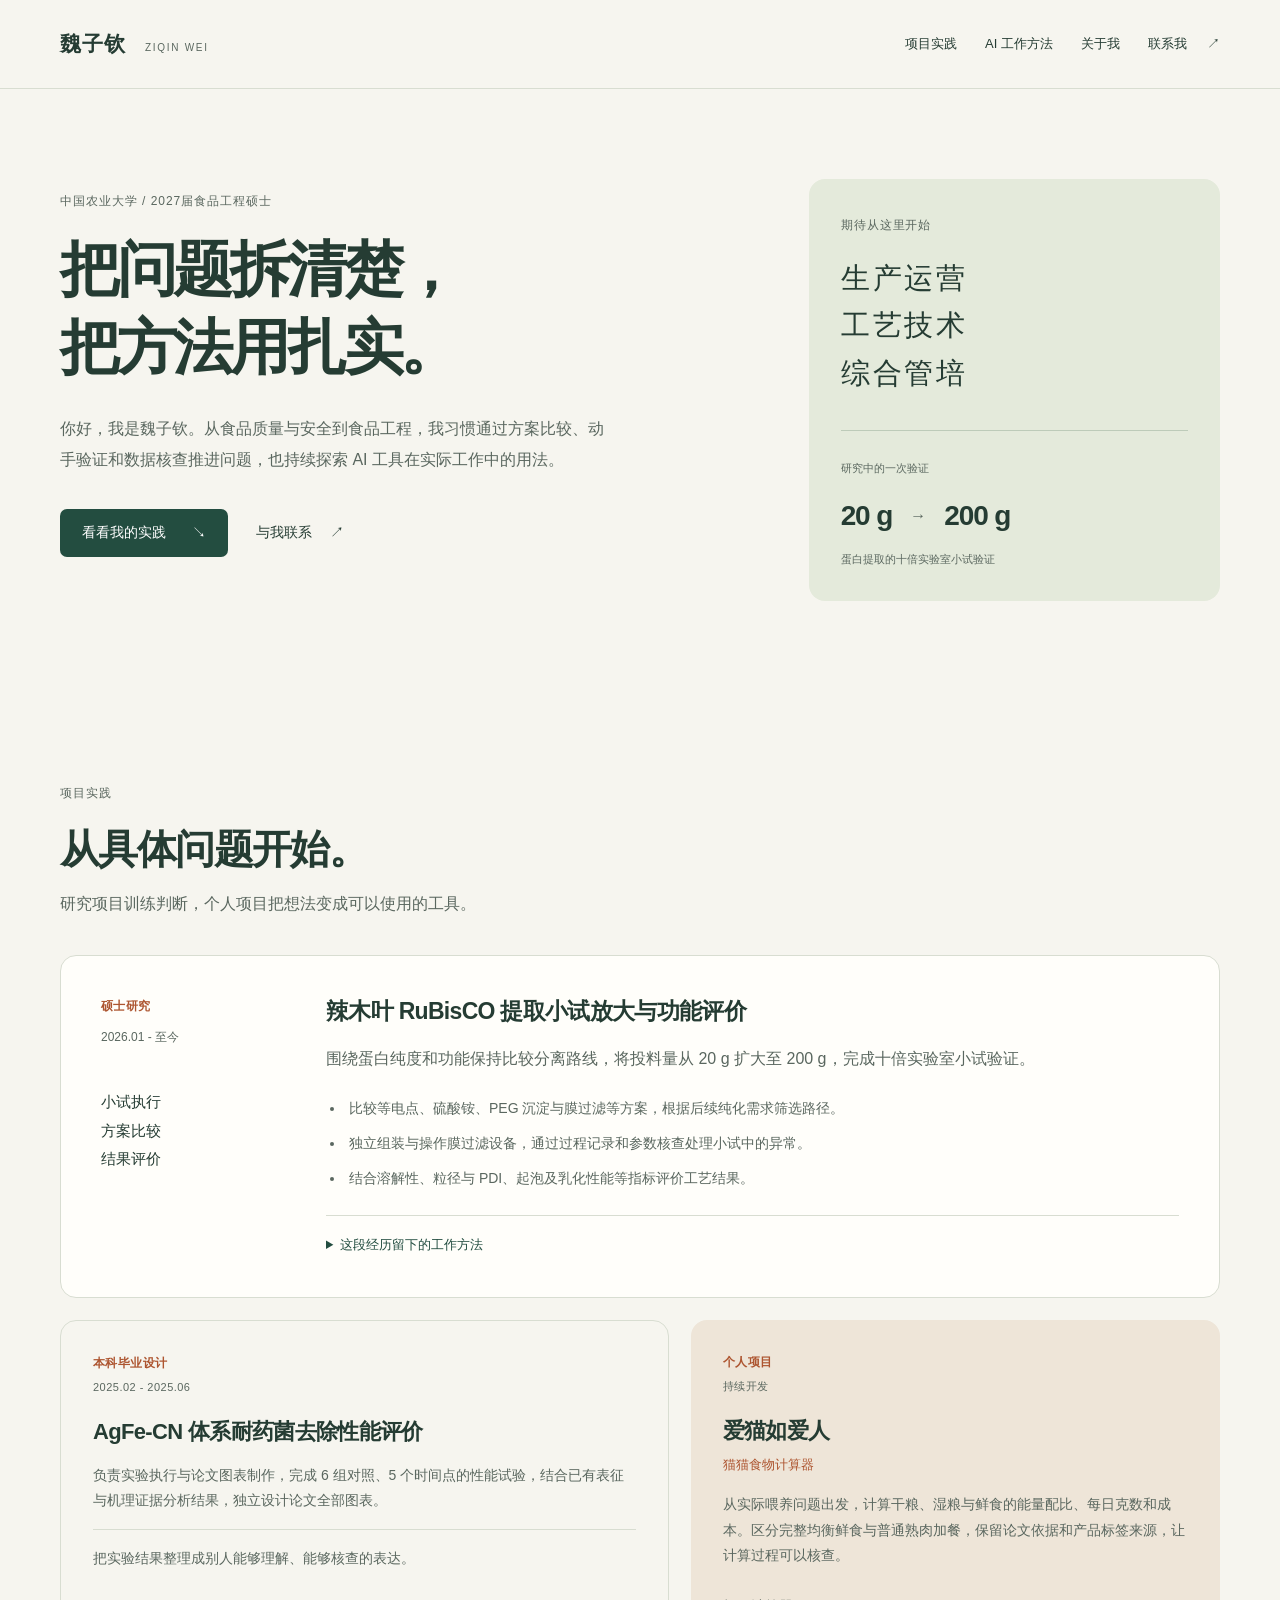
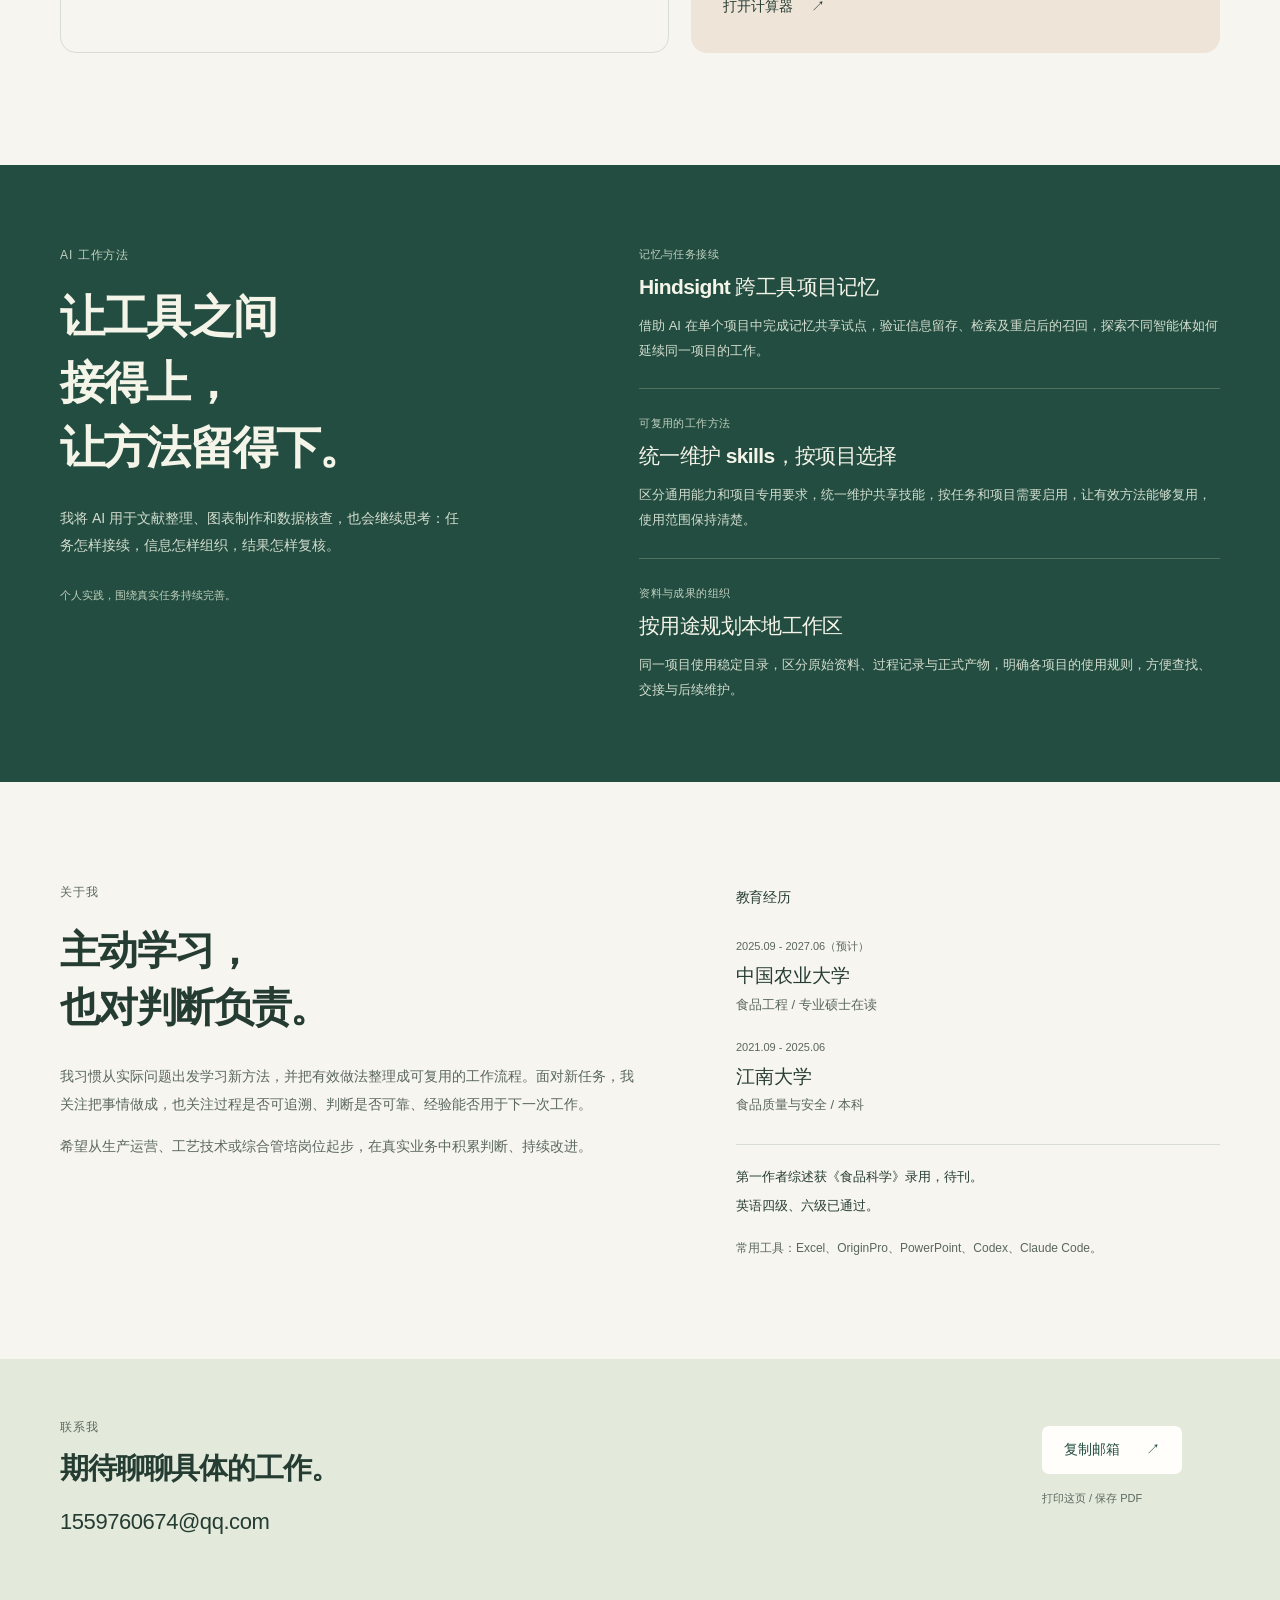
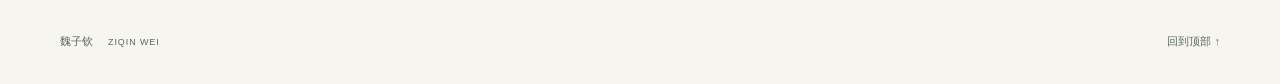
<file: index.html>
<!doctype html>
<html lang="zh-CN">
<head>
  <meta charset="utf-8">
  <meta name="viewport" content="width=device-width, initial-scale=1">
  <meta name="description" content="魏子钦，中国农业大学食品工程2027届硕士。研究实践、AI工作方法与个人项目。">
  <meta name="theme-color" content="#234d40">
  <meta property="og:title" content="魏子钦｜研究、方法与实践">
  <meta property="og:description" content="食品工程背景，从方案比较、实验验证到AI工作流程的组织与应用。">
  <meta property="og:type" content="website">
  <title>魏子钦｜研究、方法与实践</title>
  <link rel="icon" href="data:,">
  <link rel="stylesheet" href="assets/styles.css">
  <script src="assets/site.js" defer></script>
</head>
<body>
  <a class="skip-link" href="#main">跳到正文</a>
  <header class="site-header">
    <div class="container header-inner">
      <a class="wordmark" href="#">魏子钦 <span>ZIQIN WEI</span></a>
      <button class="menu-toggle" type="button" aria-expanded="false" aria-controls="site-nav">导航</button>
      <nav id="site-nav" aria-label="主导航">
        <a href="#projects">项目实践</a>
        <a href="#methods">AI 工作方法</a>
        <a href="#about">关于我</a>
        <a class="nav-contact" href="#contact">联系我 <span aria-hidden="true">↗</span></a>
      </nav>
    </div>
  </header>

  <main id="main">
    <section class="hero container" aria-labelledby="intro-title">
      <div class="hero-copy">
        <p class="eyebrow">中国农业大学 / 2027届食品工程硕士</p>
        <h1 id="intro-title">把问题拆清楚，<br>把方法用扎实。</h1>
        <p class="hero-intro">你好，我是魏子钦。从食品质量与安全到食品工程，我习惯通过方案比较、动手验证和数据核查推进问题，也持续探索 AI 工具在实际工作中的用法。</p>
        <div class="hero-actions">
          <a class="button button-primary" href="#projects">看看我的实践 <span aria-hidden="true">↘</span></a>
          <a class="text-link" href="#contact">与我联系 <span aria-hidden="true">↗</span></a>
        </div>
      </div>
      <aside class="hero-aside" aria-label="求职方向与研究概况">
        <div class="direction">
          <p class="eyebrow">期待从这里开始</p>
          <p>生产运营<br>工艺技术<br>综合管培</p>
        </div>
        <div class="lab-note">
          <span>研究中的一次验证</span>
          <p><strong>20 g</strong><span aria-hidden="true">→</span><strong>200 g</strong></p>
          <span>蛋白提取的十倍实验室小试验证</span>
        </div>
      </aside>
    </section>

    <section class="section container" id="projects" aria-labelledby="projects-title">
      <div class="section-heading">
        <p class="eyebrow">项目实践</p>
        <h2 id="projects-title">从具体问题开始。</h2>
        <p>研究项目训练判断，个人项目把想法变成可以使用的工具。</p>
      </div>

      <article class="project project-featured">
        <div class="project-context">
          <p class="project-type">硕士研究</p>
          <p class="project-date">2026.01 - 至今</p>
          <p class="project-role">小试执行<br>方案比较<br>结果评价</p>
        </div>
        <div class="project-body">
          <h3>辣木叶 RuBisCO 提取小试放大与功能评价</h3>
          <p>围绕蛋白纯度和功能保持比较分离路线，将投料量从 20 g 扩大至 200 g，完成十倍实验室小试验证。</p>
          <ul class="outcomes">
            <li>比较等电点、硫酸铵、PEG 沉淀与膜过滤等方案，根据后续纯化需求筛选路径。</li>
            <li>独立组装与操作膜过滤设备，通过过程记录和参数核查处理小试中的异常。</li>
            <li>结合溶解性、粒径与 PDI、起泡及乳化性能等指标评价工艺结果。</li>
          </ul>
          <details>
            <summary>这段经历留下的工作方法</summary>
            <p>先明确比较目标，再确认方法的适用条件；把过程记录、数据核查和结果解释放在同一条问题链中。遇到异常时，回到实际参数和证据，逐项验证。</p>
          </details>
        </div>
      </article>

      <div class="project-pair">
        <article class="project project-small">
          <p class="project-type">本科毕业设计 <span>2025.02 - 2025.06</span></p>
          <h3>AgFe-CN 体系耐药菌去除性能评价</h3>
          <p>负责实验执行与论文图表制作，完成 6 组对照、5 个时间点的性能试验，结合已有表征与机理证据分析结果，独立设计论文全部图表。</p>
          <p class="project-takeaway">把实验结果整理成别人能够理解、能够核查的表达。</p>
        </article>
        <article class="project project-cat">
          <p class="project-type">个人项目 <span>持续开发</span></p>
          <h3>爱猫如爱人</h3>
          <p class="cat-subtitle">猫猫食物计算器</p>
          <p>从实际喂养问题出发，计算干粮、湿粮与鲜食的能量配比、每日克数和成本。区分完整均衡鲜食与普通熟肉加餐，保留论文依据和产品标签来源，让计算过程可以核查。</p>
          <a class="text-link" href="projects/cat-food/">打开计算器 <span aria-hidden="true">↗</span></a>
        </article>
      </div>
    </section>

    <section class="methods-section" id="methods" aria-labelledby="methods-title">
      <div class="container methods-grid">
        <div class="methods-intro">
          <p class="eyebrow">AI 工作方法</p>
          <h2 id="methods-title">让工具之间<br>接得上，<br>让方法留得下。</h2>
          <p>我将 AI 用于文献整理、图表制作和数据核查，也会继续思考：任务怎样接续，信息怎样组织，结果怎样复核。</p>
          <p class="methods-note">个人实践，围绕真实任务持续完善。</p>
        </div>
        <div class="method-list">
          <article>
            <p class="method-label">记忆与任务接续</p>
            <h3>Hindsight 跨工具项目记忆</h3>
            <p>借助 AI 在单个项目中完成记忆共享试点，验证信息留存、检索及重启后的召回，探索不同智能体如何延续同一项目的工作。</p>
          </article>
          <article>
            <p class="method-label">可复用的工作方法</p>
            <h3>统一维护 skills，按项目选择</h3>
            <p>区分通用能力和项目专用要求，统一维护共享技能，按任务和项目需要启用，让有效方法能够复用，使用范围保持清楚。</p>
          </article>
          <article>
            <p class="method-label">资料与成果的组织</p>
            <h3>按用途规划本地工作区</h3>
            <p>同一项目使用稳定目录，区分原始资料、过程记录与正式产物，明确各项目的使用规则，方便查找、交接与后续维护。</p>
          </article>
        </div>
      </div>
    </section>

    <section class="section container about-grid" id="about" aria-labelledby="about-title">
      <div class="about-copy">
        <p class="eyebrow">关于我</p>
        <h2 id="about-title">主动学习，<br>也对判断负责。</h2>
        <p>我习惯从实际问题出发学习新方法，并把有效做法整理成可复用的工作流程。面对新任务，我关注把事情做成，也关注过程是否可追溯、判断是否可靠、经验能否用于下一次工作。</p>
        <p>希望从生产运营、工艺技术或综合管培岗位起步，在真实业务中积累判断、持续改进。</p>
      </div>
      <div class="background">
        <h3>教育经历</h3>
        <div class="education-item">
          <p class="education-date">2025.09 - 2027.06（预计）</p>
          <h4>中国农业大学</h4>
          <p>食品工程 / 专业硕士在读</p>
        </div>
        <div class="education-item">
          <p class="education-date">2021.09 - 2025.06</p>
          <h4>江南大学</h4>
          <p>食品质量与安全 / 本科</p>
        </div>
        <div class="background-note">
          <p>第一作者综述获《食品科学》录用，待刊。</p>
          <p>英语四级、六级已通过。</p>
        </div>
        <p class="tool-line">常用工具：Excel、OriginPro、PowerPoint、Codex、Claude Code。</p>
      </div>
    </section>

    <section class="contact-section" id="contact" aria-labelledby="contact-title">
      <div class="container contact-inner">
        <div>
          <p class="eyebrow">联系我</p>
          <h2 id="contact-title">期待聊聊具体的工作。</h2>
          <a class="contact-email" href="mailto:1559760674@qq.com">1559760674@qq.com</a>
        </div>
        <div class="contact-actions">
          <button class="button button-light" id="copy-email" type="button">复制邮箱 <span aria-hidden="true">↗</span></button>
          <button class="print-button" id="print-page" type="button">打印这页 / 保存 PDF</button>
          <p class="copy-status" id="copy-status" aria-live="polite"></p>
        </div>
      </div>
    </section>
  </main>
  <footer class="container footer">
    <p>魏子钦 <span>ZIQIN WEI</span></p>
    <a href="#main">回到顶部 ↑</a>
  </footer>
</body>
</html>
</file>
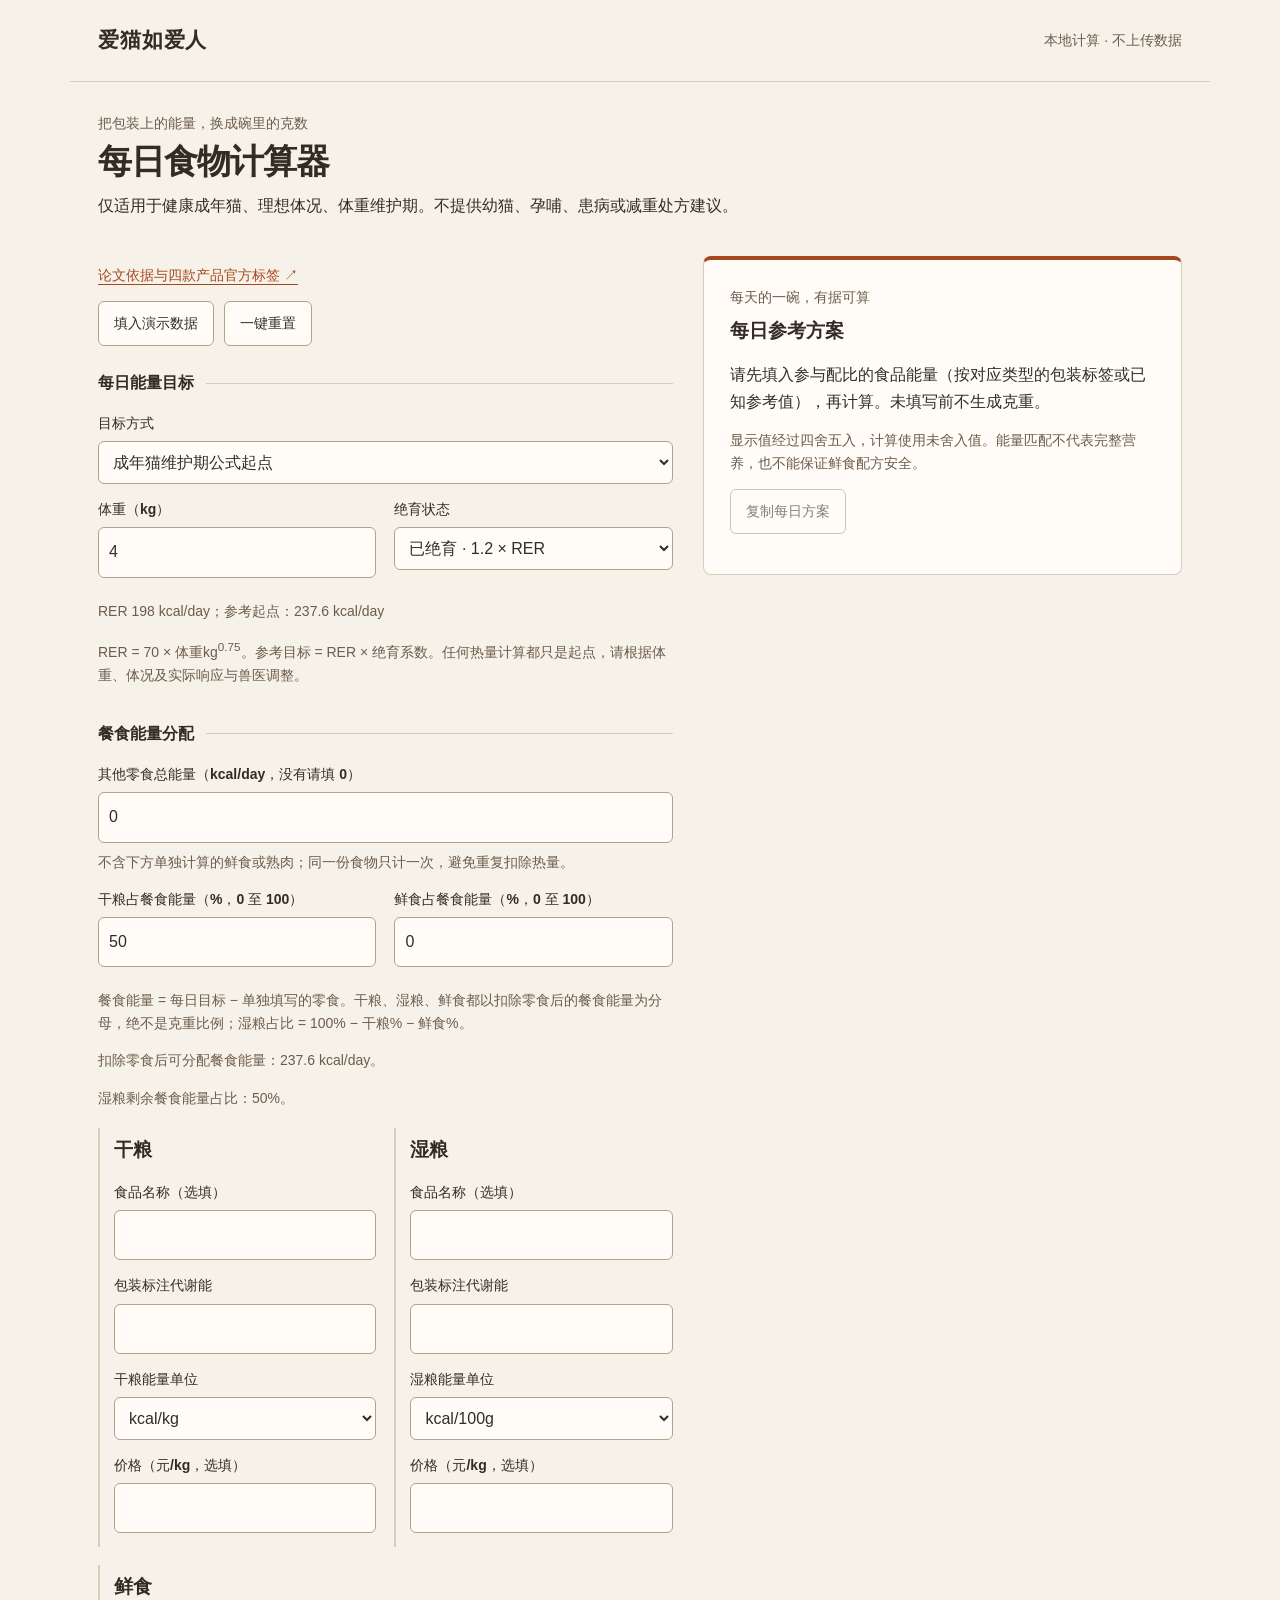
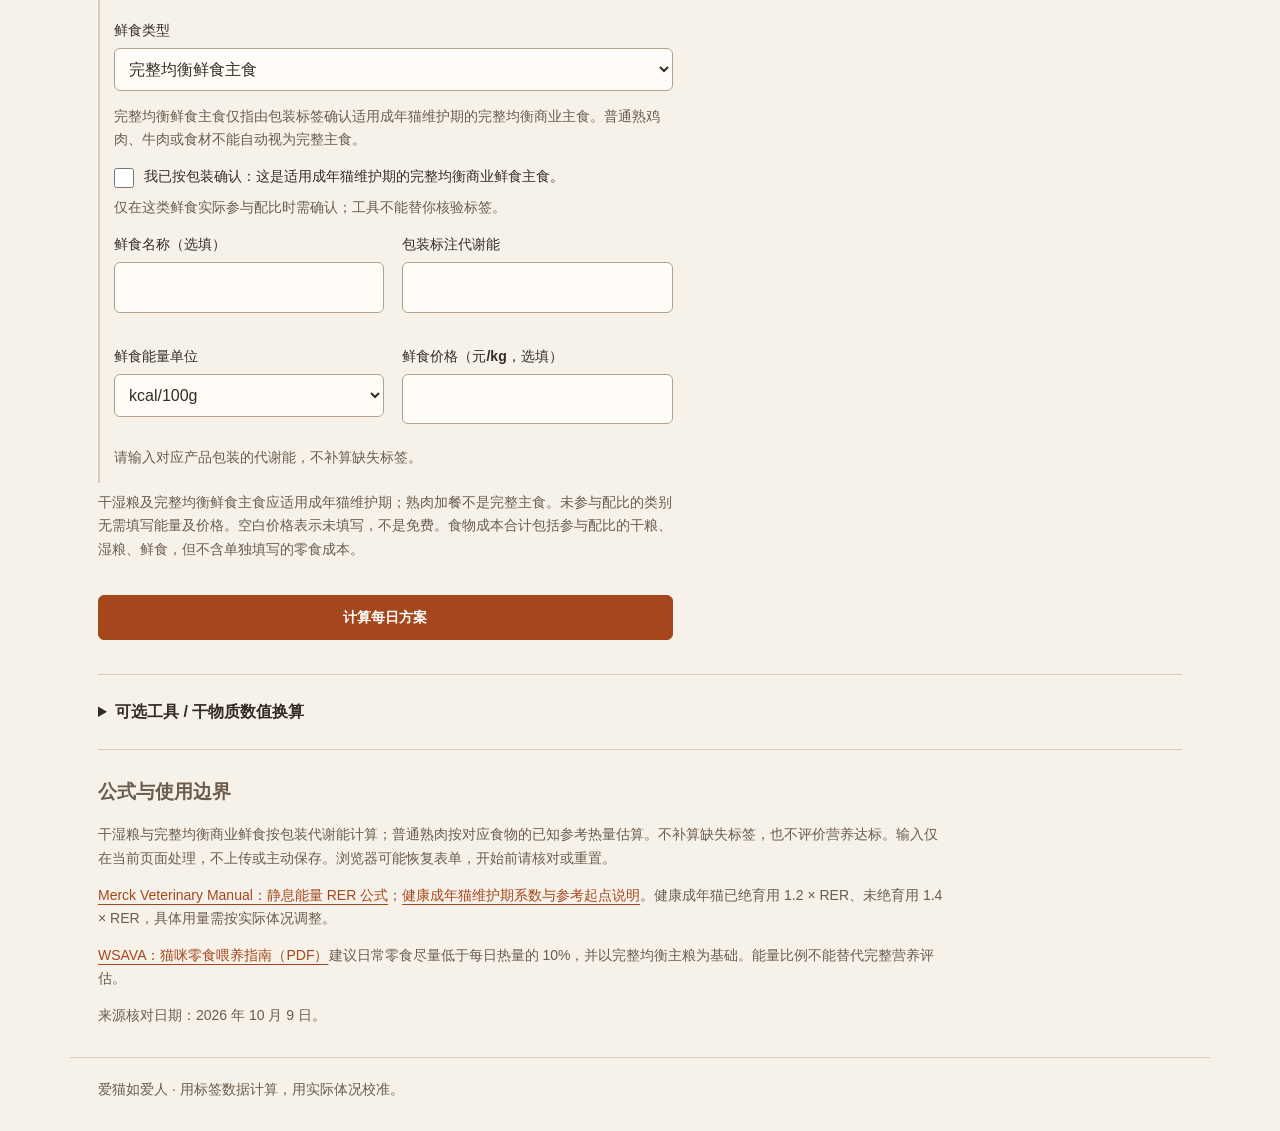
<file: projects/cat-food/index.html>
<!doctype html>
<html lang="zh-CN">
<head>
  <meta charset="utf-8">
  <meta name="viewport" content="width=device-width, initial-scale=1">
  <title>爱猫如爱人 · 每日食物计算器</title>
  <link rel="stylesheet" href="styles.css">
  <script src="calculator.js" defer></script>
  <script src="app.js" defer></script>
</head>
<body>
<header class="wrap"><a class="brand" href="index.html">爱猫如爱人</a><span>本地计算 · 不上传数据</span></header>
<main class="wrap">
  <div class="intro"><p class="eyebrow">把包装上的能量，换成碗里的克数</p><h1>每日食物计算器</h1><p>仅适用于健康成年猫、理想体况、体重维护期。不提供幼猫、孕哺、患病或减重处方建议。</p></div>
  <noscript><p class="notice">请启用 JavaScript 后使用。本页不需要联网。</p></noscript>
  <div class="layout">
  <form id="calculator" novalidate autocomplete="off">
    <p class="hint"><a href="evidence.html">论文依据与四款产品官方标签 ↗</a></p>
    <div class="actions"><button type="button" id="example">填入演示数据</button><button type="reset">一键重置</button></div>
    <p id="demo" class="notice" hidden>演示数据，开始前请替换包装标签。示例名称、能量和价格均为虚构，不对应真实产品。</p>
    <fieldset><legend>每日能量目标</legend>
      <div class="field"><label for="mode">目标方式</label><select id="mode" aria-describedby="mode-error"><option value="formula">成年猫维护期公式起点</option><option value="custom">使用已有 / 兽医给定目标</option></select><p class="error" id="mode-error"></p></div>
      <div id="formula-fields" class="pair">
        <div class="field"><label for="weight">体重（kg）</label><input id="weight" type="number" min="0" step="any" value="4" aria-describedby="weight-error"><p class="error" id="weight-error"></p></div>
        <div class="field"><label for="status">绝育状态</label><select id="status" aria-describedby="status-error"><option value="neutered">已绝育 · 1.2 × RER</option><option value="intact">未绝育 · 1.4 × RER</option></select><p class="error" id="status-error"></p></div>
      </div>
      <div id="custom-field" class="field" hidden><label for="custom">自定义目标（kcal/day）</label><input id="custom" type="number" min="0" step="any" aria-describedby="custom-error"><p class="error" id="custom-error"></p></div>
      <p id="target-preview" class="hint" aria-live="polite"></p>
      <p class="hint">RER = 70 × 体重kg<sup>0.75</sup>。参考目标 = RER × 绝育系数。任何热量计算都只是起点，请根据体重、体况及实际响应与兽医调整。</p>
    </fieldset>
    <fieldset><legend>餐食能量分配</legend>
      <div class="field"><label for="treats">其他零食总能量（kcal/day，没有请填 0）</label><input id="treats" type="number" min="0" step="any" value="0" aria-describedby="treats-note treats-error"><p id="treats-note" class="hint">不含下方单独计算的鲜食或熟肉；同一份食物只计一次，避免重复扣除热量。</p><p class="error" id="treats-error"></p></div>
      <div class="pair">
        <div class="field"><label for="dryPct">干粮占餐食能量（%，0 至 100）</label><input id="dryPct" type="number" min="0" max="100" step="any" value="50" aria-describedby="ratio-note dryPct-error"><p class="error" id="dryPct-error"></p></div>
        <div class="field"><label for="freshPct">鲜食占餐食能量（%，0 至 100）</label><input id="freshPct" type="number" min="0" max="100" step="any" value="0" aria-describedby="ratio-note freshPct-error"><p class="error" id="freshPct-error"></p></div>
      </div>
      <p id="ratio-note" class="hint">餐食能量 = 每日目标 − 单独填写的零食。干粮、湿粮、鲜食都以扣除零食后的餐食能量为分母，绝不是克重比例；湿粮占比 = 100% − 干粮% − 鲜食%。</p>
      <p id="meal-preview" class="hint" aria-live="polite"></p>
      <p id="wet-preview" class="hint" aria-live="polite"></p>
      <div class="foods">
        <section><h2>干粮</h2><div class="field"><label for="dryName">食品名称（选填）</label><input id="dryName" type="text" maxlength="100"></div>
          <div class="field"><label for="dryEnergy">包装标注代谢能</label><input id="dryEnergy" type="number" min="0" step="any" aria-describedby="dryEnergy-error"><p class="error" id="dryEnergy-error"></p></div>
          <div class="field"><label for="dryUnit">干粮能量单位</label><select id="dryUnit"><option>kcal/kg</option><option>kcal/100g</option></select></div>
          <div class="field"><label for="dryPrice">价格（元/kg，选填）</label><input id="dryPrice" type="number" min="0" step="any" aria-describedby="dryPrice-error"><p class="error" id="dryPrice-error"></p></div>
        </section>
        <section><h2>湿粮</h2><div class="field"><label for="wetName">食品名称（选填）</label><input id="wetName" type="text" maxlength="100"></div>
          <div class="field"><label for="wetEnergy">包装标注代谢能</label><input id="wetEnergy" type="number" min="0" step="any" aria-describedby="wetEnergy-error"><p class="error" id="wetEnergy-error"></p></div>
          <div class="field"><label for="wetUnit">湿粮能量单位</label><select id="wetUnit"><option>kcal/kg</option><option selected>kcal/100g</option></select></div>
          <div class="field"><label for="wetPrice">价格（元/kg，选填）</label><input id="wetPrice" type="number" min="0" step="any" aria-describedby="wetPrice-error"><p class="error" id="wetPrice-error"></p></div>
        </section>
        <section class="fresh-food"><h2>鲜食</h2>
          <div class="field"><label for="freshType">鲜食类型</label><select id="freshType" aria-describedby="fresh-type-note freshType-error"><option value="complete">完整均衡鲜食主食</option><option value="topper">普通熟肉加餐</option></select><p class="error" id="freshType-error"></p></div>
          <p id="fresh-type-note" class="hint">完整均衡鲜食主食仅指由包装标签确认适用成年猫维护期的完整均衡商业主食。普通熟鸡肉、牛肉或食材不能自动视为完整主食。</p>
          <div id="fresh-confirm-field" class="field"><label class="check-label" for="freshConfirmed"><input id="freshConfirmed" type="checkbox" aria-describedby="freshConfirmed-error">我已按包装确认：这是适用成年猫维护期的完整均衡商业鲜食主食。</label><p class="hint">仅在这类鲜食实际参与配比时需确认；工具不能替你核验标签。</p><p class="error" id="freshConfirmed-error"></p></div>
          <div class="pair">
            <div class="field"><label for="freshName">鲜食名称（选填）</label><input id="freshName" type="text" maxlength="100"></div>
            <div class="field"><label id="fresh-energy-label" for="freshEnergy">包装标注代谢能</label><input id="freshEnergy" type="number" min="0" step="any" aria-describedby="fresh-energy-note freshEnergy-error"><p class="error" id="freshEnergy-error"></p></div>
            <div class="field"><label for="freshUnit">鲜食能量单位</label><select id="freshUnit"><option>kcal/kg</option><option selected>kcal/100g</option></select></div>
            <div class="field"><label for="freshPrice">鲜食价格（元/kg，选填）</label><input id="freshPrice" type="number" min="0" step="any" aria-describedby="freshPrice-error"><p class="error" id="freshPrice-error"></p></div>
          </div>
          <p id="fresh-energy-note" class="hint">请输入对应产品包装的代谢能，不补算缺失标签。</p>
        </section>
      </div>
      <p class="hint">干湿粮及完整均衡鲜食主食应适用成年猫维护期；熟肉加餐不是完整主食。未参与配比的类别无需填写能量及价格。空白价格表示未填写，不是免费。食物成本合计包括参与配比的干粮、湿粮、鲜食，但不含单独填写的零食成本。</p>
    </fieldset>
    <button class="primary" type="submit">计算每日方案</button>
  </form>
  <section class="result-panel" aria-labelledby="result-title">
    <p class="eyebrow">每天的一碗，有据可算</p><h2 id="result-title" tabindex="-1">每日参考方案</h2>
    <div id="result" role="status" aria-live="polite" aria-atomic="true"><p>请先填入参与配比的食品能量（按对应类型的包装标签或已知参考值），再计算。未填写前不生成克重。</p></div>
    <p class="hint">显示值经过四舍五入，计算使用未舍入值。能量匹配不代表完整营养，也不能保证鲜食配方安全。</p>
    <button type="button" id="copy" disabled>复制每日方案</button>
    <div id="copy-fallback" hidden><label for="plan-text">每日方案文本（可选择后手动复制）</label><textarea id="plan-text" rows="12" readonly></textarea></div>
    <p id="copy-status" role="status"></p>
  </section>
  </div>
  <details id="dm"><summary>可选工具 / 干物质数值换算</summary>
    <p>营养素 as-fed % ÷（100 − 水分%）× 100。只是标签数值换算，不判断达标；保证分析 min/max 不是实测值，分别代入上下限不等于实际干物质营养浓度。</p>
    <div class="pair"><div class="field"><label for="nutrient">某营养素 as-fed（%）</label><input id="nutrient" type="number" min="0" step="any" aria-describedby="nutrient-error"><p class="error" id="nutrient-error"></p></div><div class="field"><label for="moisture">水分（%，小于 100）</label><input id="moisture" type="number" min="0" max="100" step="any" aria-describedby="moisture-error"><p class="error" id="moisture-error"></p></div></div>
    <button type="button" id="dm-calculate">换算数值</button><p id="dm-result" role="status"></p>
  </details>
  <section class="sources"><h2>公式与使用边界</h2><p>干湿粮与完整均衡商业鲜食按包装代谢能计算；普通熟肉按对应食物的已知参考热量估算。不补算缺失标签，也不评价营养达标。输入仅在当前页面处理，不上传或主动保存。浏览器可能恢复表单，开始前请核对或重置。</p><p><a href="https://www.merckvetmanual.com/management-and-nutrition/nutrition-small-animals/nutritional-requirements-of-small-animals">Merck Veterinary Manual：静息能量 RER 公式</a>；<a href="https://www.merckvetmanual.com/multimedia/table/daily-maintenance-energy-requirements-for-dogs-and-cats">健康成年猫维护期系数与参考起点说明</a>。健康成年猫已绝育用 1.2 × RER、未绝育用 1.4 × RER，具体用量需按实际体况调整。</p><p><a href="https://wsava.org/wp-content/uploads/2025/11/WSAVA_GuidetoTreats_Cats_251107.pdf">WSAVA：猫咪零食喂养指南（PDF）</a>建议日常零食尽量低于每日热量的 10%，并以完整均衡主粮为基础。能量比例不能替代完整营养评估。</p><p>来源核对日期：2026 年 10 月 9 日。</p></section>
</main>
<footer class="wrap">爱猫如爱人 · 用标签数据计算，用实际体况校准。</footer>
</body>
</html>
</file>
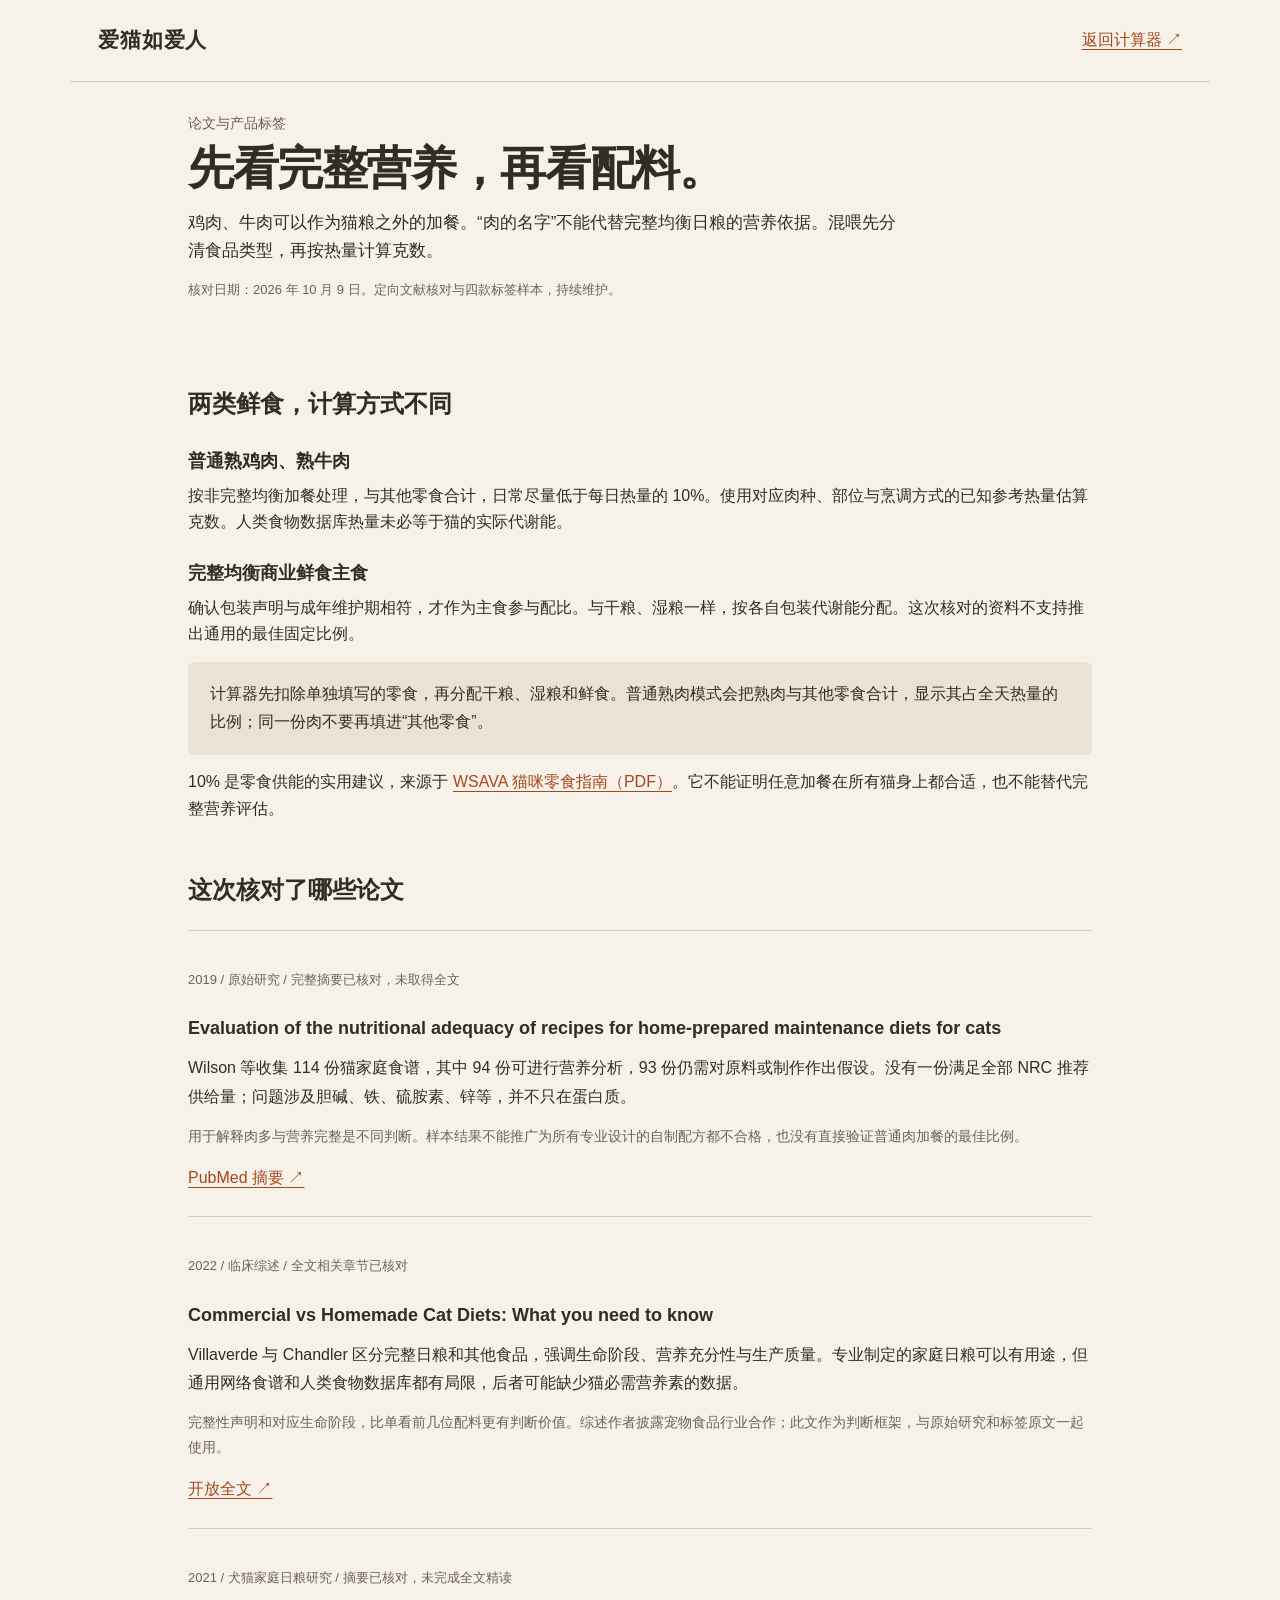
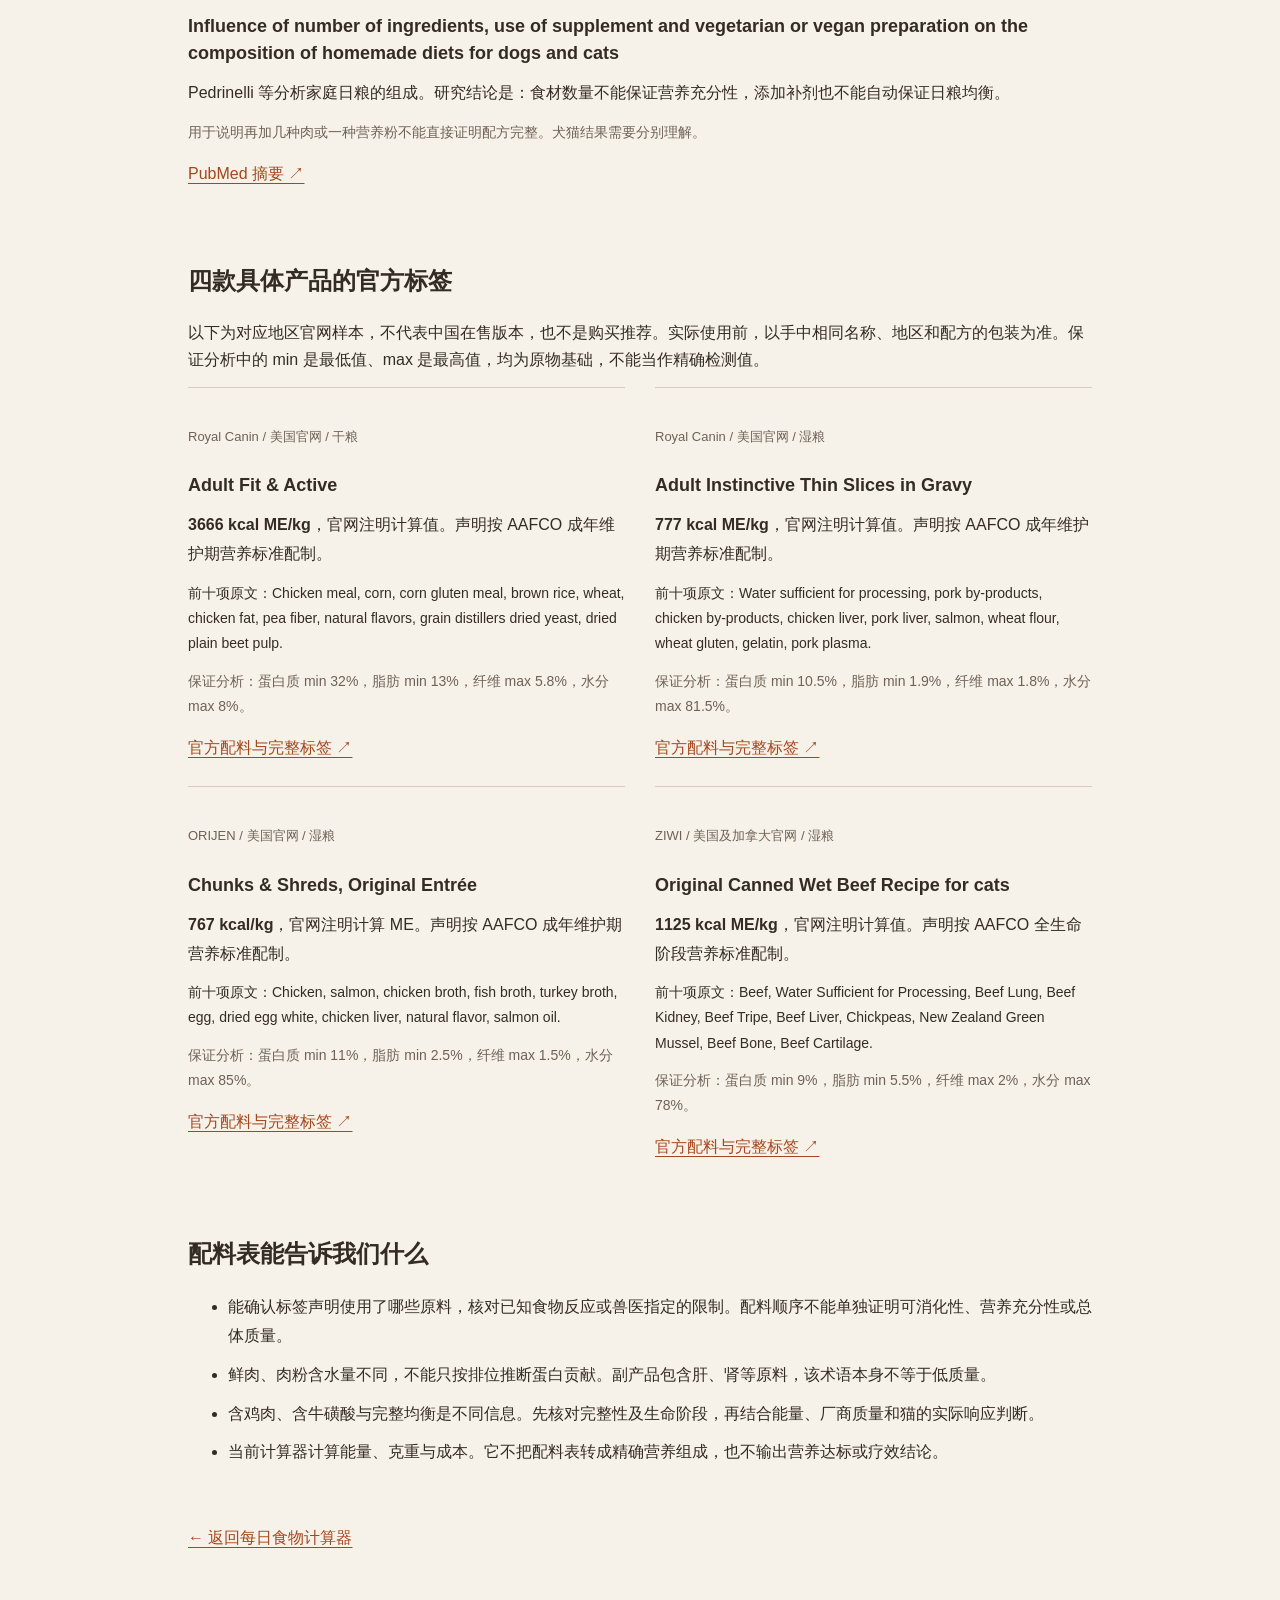
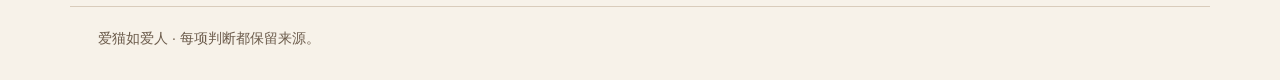
<file: projects/cat-food/evidence.html>
<!doctype html>
<html lang="zh-CN">
<head>
<meta charset="utf-8"><meta name="viewport" content="width=device-width, initial-scale=1">
<title>论文与产品标签｜爱猫如爱人</title>
<link rel="stylesheet" href="styles.css">
<style>
.evidence{max-width:960px}.evidence h1{font-size:clamp(30px,5vw,46px);line-height:1.3}.evidence h2{font-size:24px;margin:0 0 20px}.evidence h3{font-size:18px;line-height:1.5}.evidence-section{margin:48px 0}.evidence .lead{font-size:17px;max-width:42em}.evidence .muted{color:#6e6256;font-size:14px}.evidence .paper,.evidence .product{padding:25px 0;border-top:1px solid #d9cbb9}.evidence .paper p,.evidence .product p{margin:12px 0;line-height:1.8}.evidence .meta{font-size:13px;color:#6e6256}.evidence .ingredients{font-size:14px;overflow-wrap:anywhere}.evidence .products{display:grid;grid-template-columns:1fr 1fr;gap:0 30px}.evidence .source-link{display:inline-block;margin-top:4px}.evidence .return{display:inline-block;margin:10px 0 24px}.evidence .note{padding:18px 22px;background:#ebe2d5;border-radius:6px;line-height:1.8}.evidence li{margin:10px 0;line-height:1.8}@media(max-width:680px){.evidence .products{grid-template-columns:1fr}.evidence-section{margin:36px 0}.evidence .paper,.evidence .product{padding:20px 0}.evidence .lead{font-size:16px}}@media print{header,footer,.return{display:none}.evidence .products{display:block}.evidence .product,.evidence .paper{break-inside:avoid}}
</style>
</head>
<body>
<header class="wrap"><a class="brand" href="index.html">爱猫如爱人</a><a href="index.html">返回计算器 ↗</a></header>
<main class="wrap evidence">
<div class="intro"><p class="eyebrow">论文与产品标签</p><h1>先看完整营养，再看配料。</h1><p class="lead">鸡肉、牛肉可以作为猫粮之外的加餐。“肉的名字”不能代替完整均衡日粮的营养依据。混喂先分清食品类型，再按热量计算克数。</p><p class="meta">核对日期：2026 年 10 月 9 日。定向文献核对与四款标签样本，持续维护。</p></div>
<section class="evidence-section" aria-labelledby="mix-title"><h2 id="mix-title">两类鲜食，计算方式不同</h2>
<h3>普通熟鸡肉、熟牛肉</h3><p>按非完整均衡加餐处理，与其他零食合计，日常尽量低于每日热量的 10%。使用对应肉种、部位与烹调方式的已知参考热量估算克数。人类食物数据库热量未必等于猫的实际代谢能。</p>
<h3>完整均衡商业鲜食主食</h3><p>确认包装声明与成年维护期相符，才作为主食参与配比。与干粮、湿粮一样，按各自包装代谢能分配。这次核对的资料不支持推出通用的最佳固定比例。</p>
<p class="note">计算器先扣除单独填写的零食，再分配干粮、湿粮和鲜食。普通熟肉模式会把熟肉与其他零食合计，显示其占全天热量的比例；同一份肉不要再填进“其他零食”。</p>
<p>10% 是零食供能的实用建议，来源于 <a href="https://wsava.org/wp-content/uploads/2025/11/WSAVA_GuidetoTreats_Cats_251107.pdf">WSAVA 猫咪零食指南（PDF）</a>。它不能证明任意加餐在所有猫身上都合适，也不能替代完整营养评估。</p></section>
<section class="evidence-section" aria-labelledby="papers-title"><h2 id="papers-title">这次核对了哪些论文</h2>
<article class="paper"><p class="meta">2019 / 原始研究 / 完整摘要已核对，未取得全文</p><h3>Evaluation of the nutritional adequacy of recipes for home-prepared maintenance diets for cats</h3><p>Wilson 等收集 114 份猫家庭食谱，其中 94 份可进行营养分析，93 份仍需对原料或制作作出假设。没有一份满足全部 NRC 推荐供给量；问题涉及胆碱、铁、硫胺素、锌等，并不只在蛋白质。</p><p class="muted">用于解释肉多与营养完整是不同判断。样本结果不能推广为所有专业设计的自制配方都不合格，也没有直接验证普通肉加餐的最佳比例。</p><a class="source-link" href="https://pubmed.ncbi.nlm.nih.gov/31039096/">PubMed 摘要 ↗</a></article>
<article class="paper"><p class="meta">2022 / 临床综述 / 全文相关章节已核对</p><h3>Commercial vs Homemade Cat Diets: What you need to know</h3><p>Villaverde 与 Chandler 区分完整日粮和其他食品，强调生命阶段、营养充分性与生产质量。专业制定的家庭日粮可以有用途，但通用网络食谱和人类食物数据库都有局限，后者可能缺少猫必需营养素的数据。</p><p class="muted">完整性声明和对应生命阶段，比单看前几位配料更有判断价值。综述作者披露宠物食品行业合作；此文作为判断框架，与原始研究和标签原文一起使用。</p><a class="source-link" href="https://pmc.ncbi.nlm.nih.gov/articles/PMC11104037/">开放全文 ↗</a></article>
<article class="paper"><p class="meta">2021 / 犬猫家庭日粮研究 / 摘要已核对，未完成全文精读</p><h3>Influence of number of ingredients, use of supplement and vegetarian or vegan preparation on the composition of homemade diets for dogs and cats</h3><p>Pedrinelli 等分析家庭日粮的组成。研究结论是：食材数量不能保证营养充分性，添加补剂也不能自动保证日粮均衡。</p><p class="muted">用于说明再加几种肉或一种营养粉不能直接证明配方完整。犬猫结果需要分别理解。</p><a class="source-link" href="https://pubmed.ncbi.nlm.nih.gov/34798889/">PubMed 摘要 ↗</a></article>
</section>
<section class="evidence-section" aria-labelledby="products-title"><h2 id="products-title">四款具体产品的官方标签</h2><p>以下为对应地区官网样本，不代表中国在售版本，也不是购买推荐。实际使用前，以手中相同名称、地区和配方的包装为准。保证分析中的 min 是最低值、max 是最高值，均为原物基础，不能当作精确检测值。</p><div class="products">
<article class="product"><p class="meta">Royal Canin / 美国官网 / 干粮</p><h3>Adult Fit &amp; Active</h3><p><strong>3666 kcal ME/kg</strong>，官网注明计算值。声明按 AAFCO 成年维护期营养标准配制。</p><p class="ingredients">前十项原文：Chicken meal, corn, corn gluten meal, brown rice, wheat, chicken fat, pea fiber, natural flavors, grain distillers dried yeast, dried plain beet pulp.</p><p class="muted">保证分析：蛋白质 min 32%，脂肪 min 13%，纤维 max 5.8%，水分 max 8%。</p><a class="source-link" href="https://www.royalcanin.com/us/cats/products/retail-products/fit-and-active-2520">官方配料与完整标签 ↗</a></article>
<article class="product"><p class="meta">Royal Canin / 美国官网 / 湿粮</p><h3>Adult Instinctive Thin Slices in Gravy</h3><p><strong>777 kcal ME/kg</strong>，官网注明计算值。声明按 AAFCO 成年维护期营养标准配制。</p><p class="ingredients">前十项原文：Water sufficient for processing, pork by-products, chicken by-products, chicken liver, pork liver, salmon, wheat flour, wheat gluten, gelatin, pork plasma.</p><p class="muted">保证分析：蛋白质 min 10.5%，脂肪 min 1.9%，纤维 max 1.8%，水分 max 81.5%。</p><a class="source-link" href="https://www.royalcanin.com/us/cats/products/retail-products/adult-instinctive-thin-slices-in-gravy-4059/1">官方配料与完整标签 ↗</a></article>
<article class="product"><p class="meta">ORIJEN / 美国官网 / 湿粮</p><h3>Chunks &amp; Shreds, Original Entrée</h3><p><strong>767 kcal/kg</strong>，官网注明计算 ME。声明按 AAFCO 成年维护期营养标准配制。</p><p class="ingredients">前十项原文：Chicken, salmon, chicken broth, fish broth, turkey broth, egg, dried egg white, chicken liver, natural flavor, salmon oil.</p><p class="muted">保证分析：蛋白质 min 11%，脂肪 min 2.5%，纤维 max 1.5%，水分 max 85%。</p><a class="source-link" href="https://www.orijenpetfoods.com/en-US/cats/cat-food/chunks-and-shreds%2C-original-entr%C3%A9e/ori-chunks-original.html">官方配料与完整标签 ↗</a></article>
<article class="product"><p class="meta">ZIWI / 美国及加拿大官网 / 湿粮</p><h3>Original Canned Wet Beef Recipe for cats</h3><p><strong>1125 kcal ME/kg</strong>，官网注明计算值。声明按 AAFCO 全生命阶段营养标准配制。</p><p class="ingredients">前十项原文：Beef, Water Sufficient for Processing, Beef Lung, Beef Kidney, Beef Tripe, Beef Liver, Chickpeas, New Zealand Green Mussel, Beef Bone, Beef Cartilage.</p><p class="muted">保证分析：蛋白质 min 9%，脂肪 min 5.5%，纤维 max 2%，水分 max 78%。</p><a class="source-link" href="https://us.ziwipets.com/products/wet-beef-cat-food">官方配料与完整标签 ↗</a></article>
</div></section>
<section class="evidence-section" aria-labelledby="reading-title"><h2 id="reading-title">配料表能告诉我们什么</h2><ul><li>能确认标签声明使用了哪些原料，核对已知食物反应或兽医指定的限制。配料顺序不能单独证明可消化性、营养充分性或总体质量。</li><li>鲜肉、肉粉含水量不同，不能只按排位推断蛋白贡献。副产品包含肝、肾等原料，该术语本身不等于低质量。</li><li>含鸡肉、含牛磺酸与完整均衡是不同信息。先核对完整性及生命阶段，再结合能量、厂商质量和猫的实际响应判断。</li><li>当前计算器计算能量、克重与成本。它不把配料表转成精确营养组成，也不输出营养达标或疗效结论。</li></ul></section>
<a class="return" href="index.html">← 返回每日食物计算器</a>
</main><footer class="wrap">爱猫如爱人 · 每项判断都保留来源。</footer>
</body></html>
</file>
<file: assets/styles.css>
:root{--paper:#f6f5ef;--surface:#fffefa;--ink:#253c33;--muted:#5a675f;--green:#234d40;--line:#d8ddd1;--sage:#e4eadb;--orange:#ad5530;--radius:16px}
*{box-sizing:border-box}html{scroll-behavior:smooth;scroll-padding-top:100px}body{margin:0;background:var(--paper);color:var(--ink);font-family:-apple-system,BlinkMacSystemFont,"PingFang SC","Microsoft YaHei",sans-serif;font-size:16px;line-height:1.8;-webkit-font-smoothing:antialiased}a{color:inherit;text-decoration:none}button{font:inherit}button,a,summary{-webkit-tap-highlight-color:transparent}a:focus-visible,button:focus-visible,summary:focus-visible{outline:3px solid var(--orange);outline-offset:5px}h1,h2,h3,h4,p{margin:0}h1,h2,h3,h4{line-height:1.35}h2{font-size:clamp(28px,3.1vw,40px);font-weight:600;letter-spacing:-.04em}h3{font-size:23px;letter-spacing:-.03em}p+p{margin-top:14px}.container{width:min(1160px,calc(100% - 72px));margin-inline:auto}.skip-link{position:fixed;top:-80px;left:20px;background:var(--green);color:#fff;padding:10px 18px;z-index:100}.skip-link:focus{top:12px}.site-header{border-bottom:1px solid var(--line);background:var(--paper)}.header-inner{min-height:88px;display:flex;align-items:center;justify-content:space-between;gap:24px}.wordmark{font-size:21px;font-weight:650;letter-spacing:.05em;white-space:nowrap}.wordmark span{margin-left:12px;color:var(--muted);font-size:10px;letter-spacing:.17em;font-weight:500}nav{display:flex;align-items:center;gap:28px;font-size:13px}nav a:hover{color:var(--orange)}.nav-contact{display:flex;align-items:center;gap:20px}.menu-toggle{display:none;background:transparent;border:1px solid var(--line);padding:6px 13px;border-radius:6px;color:var(--ink)}.eyebrow{font-size:12px;letter-spacing:.08em;color:var(--muted);margin-bottom:18px}.hero{display:grid;grid-template-columns:1.65fr 1fr;gap:70px;padding-block:90px 100px;align-items:stretch}.hero-copy{padding-block:12px}.hero h1{font-size:clamp(40px,4.7vw,60px);letter-spacing:-.055em;font-weight:650;line-height:1.3;margin-bottom:26px}.hero-intro{font-size:16px;max-width:34em;color:var(--muted);line-height:1.95}.hero-actions{margin-top:34px;display:flex;align-items:center;gap:28px}.button{display:inline-flex;align-items:center;justify-content:center;gap:26px;min-height:48px;padding:11px 22px;border:0;border-radius:7px;font-size:14px;font-weight:500;cursor:pointer;transition:background .15s,transform .15s}.button:hover{transform:translateY(-2px)}.button-primary{background:var(--green);color:#fff}.button-primary:hover{background:#32614e}.text-link{display:inline-flex;align-items:center;gap:18px;font-size:14px;font-weight:550}.text-link:hover{color:var(--orange)}.hero-aside{background:var(--sage);border-radius:var(--radius);padding:36px 32px 28px;display:flex;flex-direction:column;justify-content:space-between;gap:32px}.direction>p:last-child{font-size:29px;font-weight:500;line-height:1.65;letter-spacing:.1em}.lab-note{border-top:1px solid #bdcbb9;padding-top:22px}.lab-note>span{font-size:11px;color:var(--muted)}.lab-note p{display:flex;align-items:center;gap:18px;margin:9px 0 3px}.lab-note strong{font-size:28px;font-weight:550;letter-spacing:-.04em}.lab-note p span{color:var(--muted)}.section{padding-block:82px}.section-heading{max-width:650px;margin-bottom:36px}.section-heading>p:last-child{color:var(--muted);margin-top:14px}.project{border-radius:var(--radius)}.project-featured{display:grid;grid-template-columns:185px 1fr;gap:40px;background:var(--surface);padding:40px;border:1px solid var(--line)}.project-type{font-size:12px;color:var(--orange);font-weight:600;letter-spacing:.04em}.project-date{font-size:12px;color:var(--muted);margin-top:9px}.project-role{font-size:15px;margin-top:40px;line-height:1.9}.project-body>p{margin-top:18px;color:var(--muted);max-width:46em}.outcomes{padding-left:19px;margin:22px 0 24px;color:var(--muted);font-size:14px}.outcomes li{padding-left:4px;margin-top:10px}details{border-top:1px solid var(--line);padding-top:17px;font-size:13px}summary{cursor:pointer;color:var(--green);font-weight:550}details p{padding-top:13px;color:var(--muted);max-width:52em}.project-pair{display:grid;grid-template-columns:1.15fr 1fr;gap:22px;margin-top:22px}.project-small,.project-cat{padding:32px}.project-small{border:1px solid var(--line)}.project-small .project-type span,.project-cat .project-type span{display:block;font-size:11px;font-weight:400;color:var(--muted);margin-top:4px}.project-small h3,.project-cat h3{margin-top:19px;font-size:22px}.project-small>p:not(.project-type),.project-cat>p:not(.project-type){font-size:14px;color:var(--muted);margin-top:16px}.project-small .project-takeaway{color:var(--ink);font-size:13px;padding-top:16px;border-top:1px solid var(--line);margin-top:23px}.project-cat{background:#eee5d8}.project-cat .cat-subtitle{color:var(--orange)!important;font-size:13px!important;margin-top:7px!important}.project-cat .text-link{margin-top:26px}.methods-section{background:var(--green);color:#f4f4e9;padding-block:80px;margin-top:30px}.methods-grid{display:grid;grid-template-columns:1fr 1.2fr;gap:95px}.methods-section .eyebrow{color:#c0d0c0}.methods-intro h2{font-size:clamp(32px,3.6vw,45px);line-height:1.45}.methods-intro>p:not(.eyebrow){font-size:14px;max-width:29em;color:#d2ddcf;margin-top:25px;line-height:1.95}.methods-intro .methods-note{font-size:11px!important;color:#bdcdbb!important}.method-list article{padding:25px 0;border-bottom:1px solid #527161}.method-list article:first-child{padding-top:0}.method-list article:last-child{border-bottom:0;padding-bottom:0}.method-label{font-size:11px;color:#c0d0c0;letter-spacing:.04em}.method-list h3{font-size:21px;margin-top:8px;font-weight:550}.method-list article>p:last-child{font-size:13px;color:#d2ddcf;margin-top:13px;line-height:1.9}.about-grid{display:grid;grid-template-columns:1.2fr 1fr;gap:95px;padding-block:100px}.about-copy h2{line-height:1.45;margin-bottom:25px}.about-copy>p:not(.eyebrow){font-size:14px;color:var(--muted);line-height:2}.background{padding-top:6px}.background h3{font-size:14px;font-weight:550;padding-bottom:8px}.education-item{margin-top:22px}.education-date{font-size:11px;color:var(--muted)}.education-item h4{font-size:19px;font-weight:550;margin-top:6px}.education-item p:last-child{font-size:13px;color:var(--muted);margin-top:4px}.background-note{border-top:1px solid var(--line);margin-top:27px;padding-top:20px;font-size:13px}.background-note p+p{margin-top:6px}.tool-line{font-size:12px;color:var(--muted);margin-top:19px;line-height:1.9}.contact-section{background:var(--sage);padding:58px 0}.contact-inner{display:flex;align-items:center;justify-content:space-between;gap:40px}.contact-inner .eyebrow{margin-bottom:10px}.contact-inner h2{font-size:29px}.contact-email{display:inline-block;margin-top:14px;font-size:22px;letter-spacing:-.02em;word-break:break-word}.contact-email:hover{text-decoration:underline}.contact-actions{display:flex;flex-direction:column;align-items:flex-start;min-width:178px}.button-light{background:var(--surface);color:var(--green)}.print-button{border:0;background:transparent;padding:15px 0 0;color:var(--muted);font-size:11px;cursor:pointer}.copy-status{font-size:11px;color:var(--green);min-height:20px;margin-top:5px}.footer{display:flex;justify-content:space-between;align-items:center;min-height:84px;font-size:11px;color:var(--muted)}.footer span{font-size:9px;letter-spacing:.1em;margin-left:12px}.footer a:hover{color:var(--orange)}
@media(min-width:1500px){.hero{padding-block:105px 115px}}
@media(max-width:960px){.container{width:calc(100% - 48px)}.hero{gap:35px;padding-block:60px 65px;grid-template-columns:1.4fr 1fr}.hero h1{font-size:44px}.hero-aside{padding:28px 25px}.direction>p:last-child{font-size:25px}.hero-intro{font-size:14px}.hero-actions{gap:20px}.project-featured{grid-template-columns:145px 1fr;gap:25px;padding:30px}.methods-grid,.about-grid{gap:48px}.wordmark span{display:none}nav{gap:20px}.section{padding-block:60px}.project-pair{grid-template-columns:1fr 1fr}.project-small,.project-cat{padding:25px}}
@media(max-width:680px){.container{width:calc(100% - 36px)}.header-inner{min-height:70px;position:relative}.wordmark{font-size:20px}.wordmark span{display:inline;font-size:9px}.menu-toggle{display:block}nav{display:none;position:absolute;top:70px;left:-18px;right:-18px;background:var(--paper);padding:18px 24px;border-bottom:1px solid var(--line);z-index:10;flex-direction:column;align-items:flex-start;gap:20px}nav.open{display:flex}.hero{grid-template-columns:1fr;padding-block:46px 50px;gap:34px}.hero-copy{padding:0}.hero .eyebrow{font-size:11px;margin-bottom:18px}.hero h1{font-size:40px;margin-bottom:22px;line-height:1.35}.hero-intro{font-size:14px;line-height:1.95;max-width:none}.hero-actions{margin-top:25px;gap:24px}.hero-aside{display:grid;grid-template-columns:1fr 1.05fr;padding:24px;gap:21px}.direction>p:last-child{font-size:20px;line-height:1.7}.hero-aside .eyebrow{font-size:10px;letter-spacing:0;margin-bottom:12px}.lab-note{border-top:0;border-left:1px solid #bdcbb9;padding:0 0 0 20px;display:flex;flex-direction:column;justify-content:center}.lab-note>span{font-size:10px}.lab-note p{gap:10px;flex-wrap:wrap;margin:10px 0 6px;line-height:1.1}.lab-note strong{font-size:23px;white-space:nowrap}.section{padding-block:48px}.section-heading{margin-bottom:25px}.section-heading h2{font-size:29px}.section-heading>p:last-child{font-size:13px}.project-featured{display:block;padding:25px}.project-context{margin-bottom:23px}.project-context .project-type{display:inline}.project-date{display:inline;margin-left:14px}.project-role{display:none}.project-body h3{font-size:22px}.project-body>p{font-size:14px}.outcomes{font-size:13px;padding-left:16px}.project-pair{grid-template-columns:1fr;gap:16px;margin-top:16px}.project-small,.project-cat{padding:25px}.methods-section{padding-block:50px;margin-top:15px}.methods-grid{grid-template-columns:1fr;gap:38px}.methods-intro h2{font-size:32px}.methods-intro h2 br{display:none}.methods-intro>p:not(.eyebrow){max-width:none;margin-top:18px}.methods-intro .methods-note{margin-top:12px}.method-list article{padding:22px 0}.method-list h3{font-size:20px}.about-grid{grid-template-columns:1fr;gap:38px;padding-block:58px}.about-copy h2{font-size:30px}.about-copy h2 br{display:none}.contact-section{padding-block:40px}.contact-inner{align-items:flex-start;flex-direction:column;gap:26px}.contact-inner h2{font-size:25px}.contact-email{font-size:21px}.contact-actions{flex-direction:row;align-items:center;flex-wrap:wrap;gap:0 24px}.print-button{padding:0}.copy-status{width:100%;margin-top:4px}.footer{min-height:76px}.footer span{display:none}}
@media(prefers-reduced-motion:reduce){html{scroll-behavior:auto}*,*:before,*:after{transition:none!important;animation:none!important}.button:hover{transform:none}}
@media print{@page{size:A4;margin:16mm}body{background:white;color:#253c33;font-size:11px}.container{width:100%;max-width:none}.site-header,.hero-actions,.menu-toggle,.contact-actions,.footer,.skip-link{display:none!important}.hero{padding:10px 0 30px;grid-template-columns:1.6fr 1fr;gap:30px}.hero h1{font-size:32px}.hero-aside{padding:20px;background:#edf0e7!important;-webkit-print-color-adjust:exact;print-color-adjust:exact}.direction>p:last-child{font-size:21px}.hero-intro{font-size:12px}.section{padding:24px 0}.section-heading{margin-bottom:20px}h2{font-size:25px}.project-featured{padding:22px;grid-template-columns:125px 1fr;gap:22px}.project{break-inside:avoid}.project-pair{gap:16px}.project-small,.project-cat{padding:20px}.methods-section{margin-top:24px;padding:28px 0;background:#edf0e7!important;color:#253c33!important;-webkit-print-color-adjust:exact;print-color-adjust:exact}.methods-grid{gap:35px}.methods-section p,.methods-section .eyebrow{color:#4c6254!important}.methods-intro h2{font-size:28px}.method-list h3{font-size:17px}.method-list article{padding:15px 0}.method-list article>p:last-child{font-size:11px}.about-grid{padding:30px 0;gap:35px}.contact-section{padding:22px 0;background:white}.contact-inner h2{font-size:23px}.contact-email{font-size:18px}details{display:none}}
</file>
<file: projects/cat-food/styles.css>
:root { color-scheme: light; --paper: #f7f2e9; --surface: #fffcf7; --ink: #332c25; --muted: #6c5c4c; --line: #d9ccbb; --orange: #a5471d; --error: #a22d25; }
* { box-sizing: border-box; }
[hidden] { display: none !important; }
body { margin: 0; background: var(--paper); color: var(--ink); font: 16px/1.65 -apple-system, BlinkMacSystemFont, "PingFang SC", "Microsoft YaHei", sans-serif; font-variant-numeric: tabular-nums; }
.wrap { max-width: 1140px; margin: auto; padding: 0 28px; }
header.wrap { display: flex; justify-content: space-between; align-items: center; gap: 16px; min-height: 82px; border-bottom: 1px solid var(--line); }
a { color: var(--orange); text-underline-offset: 4px; overflow-wrap: anywhere; }
.brand { font-weight: 750; font-size: 21px; color: var(--ink); text-decoration: none; letter-spacing: .04em; }
header span, .hint, .eyebrow, footer { color: var(--muted); font-size: 14px; }
.intro { padding: 30px 0 22px; max-width: 780px; }
h1 { margin: 4px 0 10px; font-size: clamp(26px, 4vw, 34px); line-height: 1.3; letter-spacing: -.03em; }
h2 { font-size: 19px; margin: 6px 0 16px; }
h3 { font-size: 16px; margin: 24px 0 2px; overflow-wrap: anywhere; }
p { margin: 8px 0 14px; }
.eyebrow { margin: 0; }
.layout { display: grid; grid-template-columns: minmax(0, 1.2fr) minmax(0, 1fr); gap: 30px; align-items: start; }
form, .result-panel { min-width: 0; }
.actions { display: flex; flex-wrap: wrap; gap: 10px; margin-bottom: 24px; }
fieldset { border: 0; border-top: 1px solid var(--line); padding: 16px 0 20px; margin: 0; min-width: 0; }
legend { padding: 0 12px 0 0; font-size: 16px; font-weight: 650; }
.pair, .foods { display: grid; grid-template-columns: repeat(2, minmax(0, 1fr)); gap: 18px; }
.foods { margin-top: 18px; }
.foods section { border-left: 2px solid var(--line); padding-left: 14px; }
.foods .fresh-food { grid-column: 1 / -1; min-width: 0; }
.check-label { display: flex; gap: 10px; align-items: flex-start; }
.check-label input { width: 20px; height: 20px; flex: 0 0 20px; margin: 3px 0 0; }
#result, .hint, .error, .notice { overflow-wrap: anywhere; }
.field { margin-bottom: 14px; min-width: 0; }
label { display: block; margin-bottom: 6px; font-size: 14px; font-weight: 550; }
input, select, textarea { width: 100%; min-width: 0; border: 1px solid #b2a18d; border-radius: 6px; padding: 11px 10px; font: inherit; color: var(--ink); background: var(--surface); }
textarea { margin-top: 8px; resize: vertical; }
button { border: 1px solid #b2a18d; border-radius: 6px; padding: 10px 15px; font: inherit; font-size: 14px; color: var(--ink); background: var(--surface); cursor: pointer; min-height: 44px; transition: background-color .12s; }
button:hover:not(:disabled) { background: #eee1d2; }
button:disabled { cursor: not-allowed; opacity: .6; }
button.primary { background: var(--orange); color: white; border-color: var(--orange); width: 100%; font-weight: 600; }
button.primary:hover { background: #853514; }
:focus-visible { outline: 3px solid #9d431a; outline-offset: 3px; }
[aria-invalid="true"] { border: 2px solid var(--error); }
.error { color: var(--error); font-size: 14px; margin: 5px 0 0; }
.error:empty { display: none; }
.notice { color: #713716; background: #ffecd7; border-left: 3px solid var(--orange); padding: 12px 14px; font-size: 14px; }
.result-panel { background: var(--surface); border: 1px solid var(--line); border-top: 4px solid var(--orange); border-radius: 8px; padding: 26px; position: sticky; top: 24px; }
.grams { font-size: clamp(29px, 4vw, 40px); line-height: 1.25; font-weight: 700; letter-spacing: -.04em; margin: 4px 0 8px; }
.cost { border-top: 1px solid var(--line); padding-top: 18px; margin-top: 24px; font-weight: 600; }
#copy-fallback { margin-top: 18px; }
details { border-top: 1px solid var(--line); border-bottom: 1px solid var(--line); padding: 20px 0; margin: 34px 0 26px; }
summary { cursor: pointer; font-weight: 600; padding: 4px 0; }
details > p, details > .pair { max-width: 700px; }
.sources { max-width: 850px; font-size: 14px; color: var(--muted); }
footer.wrap { margin-top: 30px; padding-top: 20px; padding-bottom: 30px; border-top: 1px solid var(--line); }
@media (max-width: 800px) { .layout { grid-template-columns: minmax(0, 1fr); gap: 24px; } .result-panel { position: static; } }
@media (max-width: 480px) { .wrap { padding-left: 18px; padding-right: 18px; } header.wrap { align-items: flex-start; flex-direction: column; justify-content: center; gap: 2px; } .pair, .foods { grid-template-columns: minmax(0, 1fr); gap: 0; } .result-panel { padding: 20px; } .intro { padding-top: 24px; } }
@media (prefers-reduced-motion: reduce) { *, *::before, *::after { transition: none !important; animation: none !important; scroll-behavior: auto !important; } }
</file>
